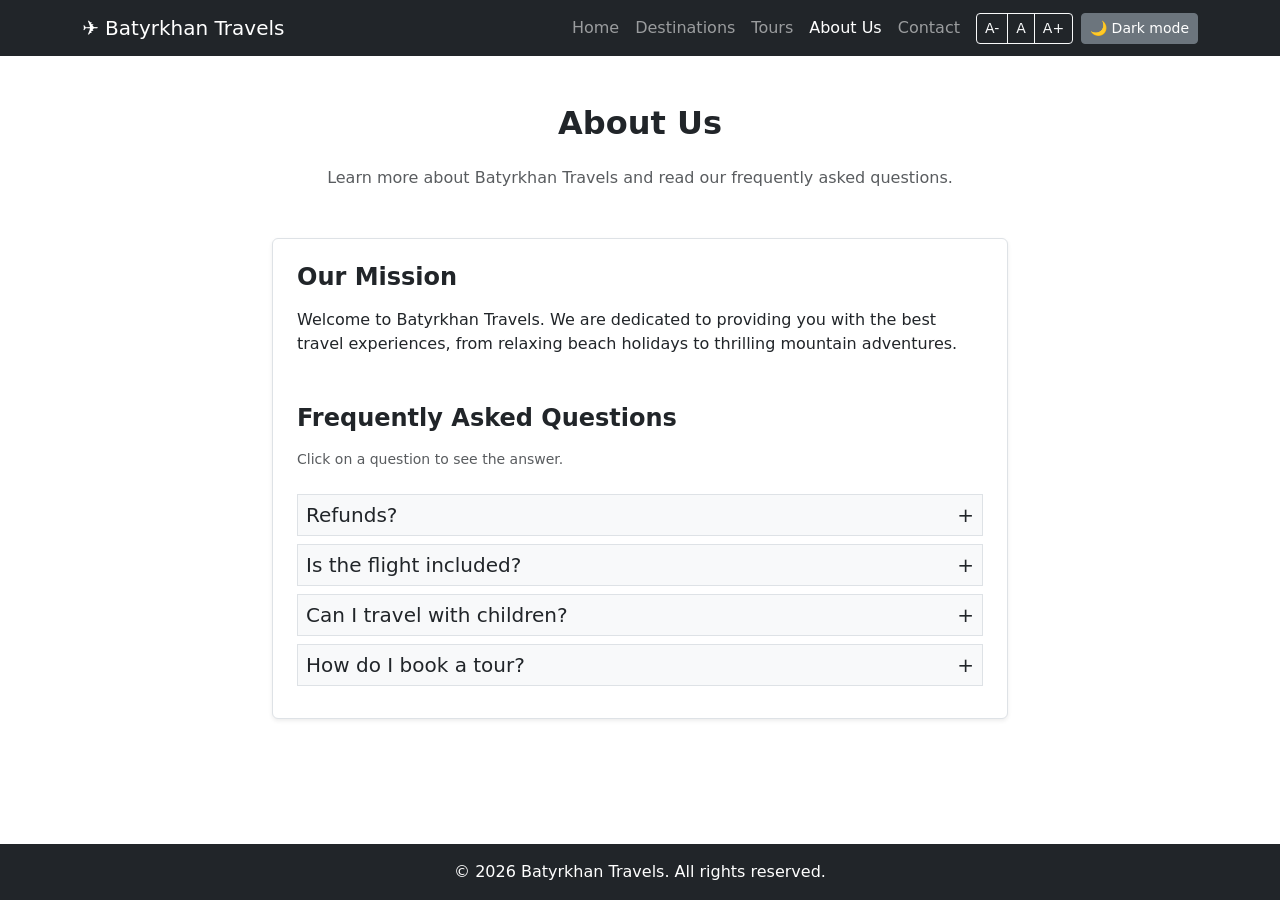
<file: about.html>
<!DOCTYPE html>
<html lang="en">
<head>
    <meta charset="UTF-8">
    <meta name="viewport" content="width=device-width, initial-scale=1.0">
    <title>Batyrkhan Travels | About Us</title>
    <link href="https://cdn.jsdelivr.net/npm/bootstrap@5.3.0/dist/css/bootstrap.min.css" rel="stylesheet">
    <link rel="stylesheet" href="styles.css">
</head>
<body>
    <nav class="navbar navbar-expand-lg navbar-dark bg-dark sticky-top">
        <div class="container">
            <a class="navbar-brand" href="index.html">✈️ Batyrkhan Travels</a>
            <button class="navbar-toggler" type="button" data-bs-toggle="collapse" data-bs-target="#navbarNav" aria-label="Open menu">
                <span class="navbar-toggler-icon"></span>
            </button>
            <div class="collapse navbar-collapse" id="navbarNav">
                <ul class="navbar-nav ms-auto align-items-lg-center">
                    <li class="nav-item"><a class="nav-link" href="index.html">Home</a></li>
                    <li class="nav-item"><a class="nav-link" href="destinations.html">Destinations</a></li>
                    <li class="nav-item"><a class="nav-link" href="tours.html">Tours</a></li>
                    <li class="nav-item"><a class="nav-link active" href="about.html">About Us</a></li>
                    <li class="nav-item"><a class="nav-link" href="contact.html">Contact</a></li>
                    <li class="nav-item"><div class="btn-group btn-group-sm ms-lg-2 mt-2 mt-lg-0" role="group" aria-label="Font size"><button id="font-down" type="button" class="btn btn-outline-light" aria-label="Smaller text">A-</button><button id="font-reset" type="button" class="btn btn-outline-light" aria-label="Default text size">A</button><button id="font-up" type="button" class="btn btn-outline-light" aria-label="Bigger text">A+</button></div></li>
                    <li class="nav-item"><button id="theme-btn" type="button" class="btn btn-sm btn-secondary ms-lg-2 mt-2 mt-lg-0">🌙 Dark mode</button></li>
                </ul>
            </div>
        </div>
    </nav>

    <main class="container py-5">
        <h2 class="text-center mb-4 fw-bold">About Us</h2>
        <p class="text-center text-muted mb-5">Learn more about Batyrkhan Travels and read our frequently asked questions.</p>

        <div class="row">
            <div class="col-md-8 mx-auto">
                <div class="p-4 bg-white border rounded shadow-sm">
                    <h4 class="fw-bold mb-3">Our Mission</h4>
                    <p>Welcome to Batyrkhan Travels. We are dedicated to providing you with the best travel experiences, from relaxing beach holidays to thrilling mountain adventures.</p>

                    <h4 class="fw-bold mt-5 mb-3">Frequently Asked Questions</h4>
                    <p class="text-muted small">Click on a question to see the answer.</p>
                    <div class="faq-box mt-4">
                        <div class="faq-item border mb-2">
                            <h5 class="faq-title p-2 bg-light m-0">Refunds? <span class="faq-icon">+</span></h5>
                            <div class="faq-text p-2">Full refund 7 days before trip.</div>
                        </div>
                        <div class="faq-item border mb-2">
                            <h5 class="faq-title p-2 bg-light m-0">Is the flight included? <span class="faq-icon">+</span></h5>
                            <div class="faq-text p-2">Comfort Journey and VIP Explorer packages include flights. Basic Getaway does not.</div>
                        </div>
                        <div class="faq-item border mb-2">
                            <h5 class="faq-title p-2 bg-light m-0">Can I travel with children? <span class="faq-icon">+</span></h5>
                            <div class="faq-text p-2">Yes! Children under 5 travel for free, children 5–12 get a 50% discount.</div>
                        </div>
                        <div class="faq-item border mb-2">
                            <h5 class="faq-title p-2 bg-light m-0">How do I book a tour? <span class="faq-icon">+</span></h5>
                            <div class="faq-text p-2">Choose a tour on the Tours page and send us the form on the Contact page.</div>
                        </div>
                    </div>
                </div>
            </div>
        </div>
    </main>

    <footer class="bg-dark text-white text-center py-3">
        <p class="mb-0">&copy; 2026 Batyrkhan Travels. All rights reserved.</p>
    </footer>

    <script src="https://cdn.jsdelivr.net/npm/bootstrap@5.3.0/dist/js/bootstrap.bundle.min.js"></script>
    <script src="https://code.jquery.com/jquery-3.7.1.min.js"></script>
    <script src="js/storage.js"></script>
    <script src="js/theme.js"></script>
    <script src="js/jquery-features.js"></script>
</body>
</html>
</file>
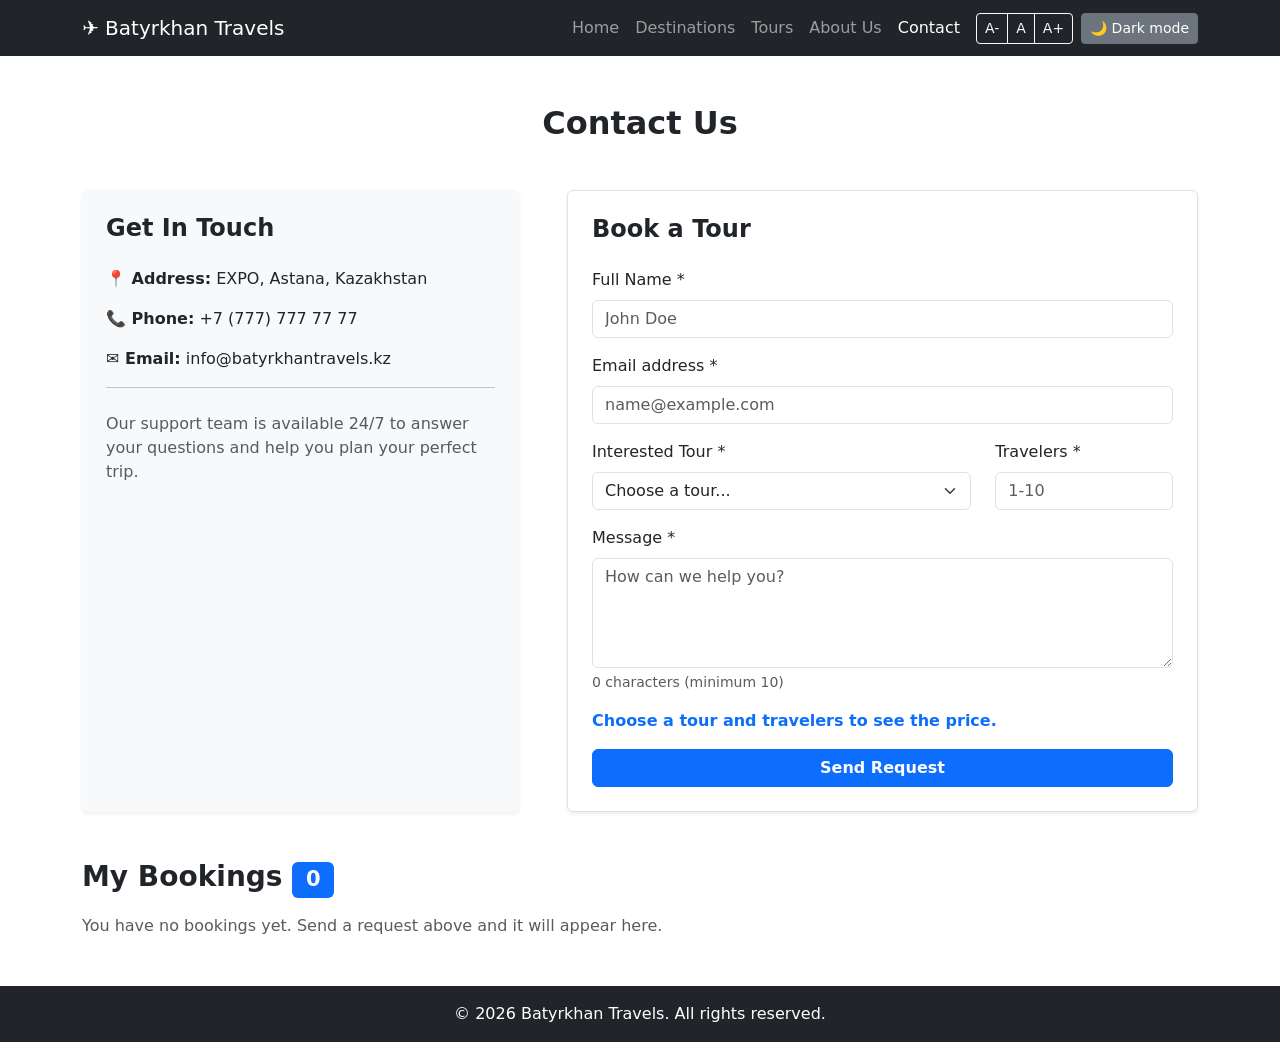
<file: contact.html>
<!DOCTYPE html>
<html lang="en">
<head>
    <meta charset="UTF-8">
    <meta name="viewport" content="width=device-width, initial-scale=1.0">
    <title>Batyrkhan Travels | Contact</title>
    <link href="https://cdn.jsdelivr.net/npm/bootstrap@5.3.0/dist/css/bootstrap.min.css" rel="stylesheet">
    <link rel="stylesheet" href="styles.css">
</head>
<body>
    <nav class="navbar navbar-expand-lg navbar-dark bg-dark sticky-top">
        <div class="container">
            <a class="navbar-brand" href="index.html">✈️ Batyrkhan Travels</a>
            <button class="navbar-toggler" type="button" data-bs-toggle="collapse" data-bs-target="#navbarNav" aria-label="Open menu">
                <span class="navbar-toggler-icon"></span>
            </button>
            <div class="collapse navbar-collapse" id="navbarNav">
                <ul class="navbar-nav ms-auto align-items-lg-center">
                    <li class="nav-item"><a class="nav-link" href="index.html">Home</a></li>
                    <li class="nav-item"><a class="nav-link" href="destinations.html">Destinations</a></li>
                    <li class="nav-item"><a class="nav-link" href="tours.html">Tours</a></li>
                    <li class="nav-item"><a class="nav-link" href="about.html">About Us</a></li>
                    <li class="nav-item"><a class="nav-link active" href="contact.html">Contact</a></li>
                    <li class="nav-item"><div class="btn-group btn-group-sm ms-lg-2 mt-2 mt-lg-0" role="group" aria-label="Font size"><button id="font-down" type="button" class="btn btn-outline-light" aria-label="Smaller text">A-</button><button id="font-reset" type="button" class="btn btn-outline-light" aria-label="Default text size">A</button><button id="font-up" type="button" class="btn btn-outline-light" aria-label="Bigger text">A+</button></div></li>
                    <li class="nav-item"><button id="theme-btn" type="button" class="btn btn-sm btn-secondary ms-lg-2 mt-2 mt-lg-0">🌙 Dark mode</button></li>
                </ul>
            </div>
        </div>
    </nav>
    <main class="container py-5">
        <h2 class="text-center mb-5 fw-bold">Contact Us</h2>
        
        <div class="row g-5">
            <div class="col-md-5">
                <div class="p-4 bg-light rounded shadow-sm h-100">
                    <h4 class="fw-bold mb-4">Get In Touch</h4>
                    <p><strong>📍 Address:</strong> EXPO, Astana, Kazakhstan</p>
                    <p><strong>📞 Phone:</strong> +7 (777) 777 77 77</p>
                    <p><strong>✉️ Email:</strong> info@batyrkhantravels.kz</p>
                    <hr>
                    <p class="text-muted mt-4">Our support team is available 24/7 to answer your questions and help you plan your perfect trip.</p>
                </div>
            </div>

            <div class="col-md-7">
                <form id="contact-form" class="p-4 bg-white border rounded shadow-sm" novalidate>
                    <h4 class="fw-bold mb-4" id="form-title">Book a Tour</h4>

                    <div class="mb-3">
                        <label for="user-name" class="form-label">Full Name *</label>
                        <input type="text" class="form-control" id="user-name" placeholder="John Doe">
                        <div class="invalid-feedback" id="user-name-error"></div>
                    </div>

                    <div class="mb-3">
                        <label for="user-email" class="form-label">Email address *</label>
                        <input type="text" class="form-control" id="user-email" placeholder="name@example.com">
                        <div class="invalid-feedback" id="user-email-error"></div>
                    </div>

                    <div class="row">
                        <div class="col-sm-8 mb-3">
                            <label for="tourSelect" class="form-label">Interested Tour *</label>
                            <select class="form-select" id="tourSelect">
                                <option value="" selected>Choose a tour...</option>
                            </select>
                            <div class="invalid-feedback" id="tourSelect-error"></div>
                        </div>
                        <div class="col-sm-4 mb-3">
                            <label for="people" class="form-label">Travelers *</label>
                            <input type="number" class="form-control" id="people" placeholder="1-10">
                            <div class="invalid-feedback" id="people-error"></div>
                        </div>
                    </div>

                    <div class="mb-3">
                        <label for="messageInput" class="form-label">Message *</label>
                        <textarea class="form-control" id="messageInput" rows="4" placeholder="How can we help you?"></textarea>
                        <div class="form-text"><span id="char-count">0</span> characters (minimum 10)</div>
                        <div class="invalid-feedback" id="messageInput-error"></div>
                    </div>

                    <p id="price-preview" class="fw-bold text-primary"></p>

                    <div id="success-box" class="alert alert-success" style="display: none;"></div>

                    <button type="submit" id="submit-btn" class="btn btn-primary w-100 fw-bold">Send Request</button>
                    <button type="button" id="cancel-edit" class="btn btn-outline-secondary w-100 mt-2 d-none">Cancel editing</button>
                </form>
            </div>
        </div>

        <section class="mt-5" aria-live="polite">
            <div class="d-flex justify-content-between align-items-center mb-3">
                <h3 class="fw-bold mb-0">My Bookings <span id="booking-count" class="badge bg-primary">0</span></h3>
                <button type="button" id="clear-bookings" class="btn btn-sm btn-outline-danger d-none">Delete all</button>
            </div>
            <p id="booking-empty" class="text-muted">You have no bookings yet. Send a request above and it will appear here.</p>
            <div id="booking-list" class="row g-3"></div>
        </section>
    </main>

    <footer class="bg-dark text-white text-center py-3">
        <p class="mb-0">&copy; 2026 Batyrkhan Travels. All rights reserved.</p>
    </footer>

    <script src="https://cdn.jsdelivr.net/npm/bootstrap@5.3.0/dist/js/bootstrap.bundle.min.js"></script>
    <script src="https://code.jquery.com/jquery-3.7.1.min.js"></script>
    <script src="js/storage.js"></script>
    <script src="js/theme.js"></script>
    <script src="js/data.js"></script>
    <script src="js/models.js"></script>
    <script src="js/bookings.js"></script>
    <script src="js/form.js"></script>
    <script src="js/jquery-features.js"></script>
</body>
</html>
</file>
<file: styles.css>
body {
    display: flex;
    flex-direction: column;
    min-height: 100vh;
    transition: background-color 0.3s, color 0.3s;
}

main {
    flex: 1;
}

.hero-section {
    min-height: 80vh;
    background: linear-gradient(rgba(0, 0, 0, 0.5), rgba(0, 0, 0, 0.5)),
        url("https://images.unsplash.com/photo-1507525428034-b723cf961d3e?auto=format&fit=crop&w=1600&q=80") center / cover;
}

.card-img-top {
    height: 220px;
    object-fit: cover;
}

.destination-card,
.tour-card {
    transition: transform 0.2s, box-shadow 0.2s;
}

.destination-card:hover,
.tour-card:hover {
    transform: translateY(-5px);
    box-shadow: 0 0.5rem 1rem rgba(0, 0, 0, 0.15) !important;
}

.faq-title {
    cursor: pointer;
    display: flex;
    justify-content: space-between;
}

.faq-title:hover {
    background-color: #e9ecef !important;
}

.faq-text {
    display: none;
}

@media (min-width: 992px) {
    .favorites-box {
        position: sticky;
        top: 80px;
    }
}

.page-link {
    cursor: pointer;
}

.gallery-img {
    cursor: zoom-in;
}

.gallery-modal {
    display: none;
    position: fixed;
    inset: 0;
    z-index: 2000;
    background-color: rgba(0, 0, 0, 0.85);
    padding: 20px;
}

.gallery-content {
    position: relative;
    max-width: 900px;
    margin: 5vh auto 0;
}

.gallery-content img {
    width: 100%;
    max-height: 80vh;
    object-fit: contain;
    border-radius: 8px;
}

.gallery-close {
    position: absolute;
    top: -15px;
    right: -15px;
    border-radius: 50%;
    font-size: 1.4rem;
    line-height: 1;
}

#to-top {
    display: none;
    position: fixed;
    right: 20px;
    bottom: 20px;
    z-index: 1500;
    width: 45px;
    height: 45px;
    border-radius: 50%;
    font-size: 1.2rem;
}

body.dark-theme {
    background-color: #121212;
    color: #f8f9fa;
}

body.dark-theme .card,
body.dark-theme .feature-box,
body.dark-theme .faq-item,
body.dark-theme .bg-light,
body.dark-theme .bg-white,
body.dark-theme .list-group-item {
    background-color: #212529 !important;
    color: #f8f9fa !important;
    border-color: #343a40 !important;
}

body.dark-theme .faq-title:hover {
    background-color: #343a40 !important;
}

body.dark-theme .text-muted,
body.dark-theme .form-text {
    color: #adb5bd !important;
}

body.dark-theme .btn-outline-dark {
    color: #f8f9fa;
    border-color: #f8f9fa;
}

body.dark-theme .form-control,
body.dark-theme .form-select {
    background-color: #2b3035;
    color: #fff;
    border-color: #495057;
}

body.dark-theme .page-link {
    background-color: #212529;
    color: #f8f9fa;
    border-color: #343a40;
}

body.dark-theme .page-item.active .page-link {
    background-color: #0d6efd;
    border-color: #0d6efd;
}

body.dark-theme .progress {
    background-color: #343a40;
}

body.dark-theme .form-control::placeholder {
    color: #8c959f;
}
</file>
